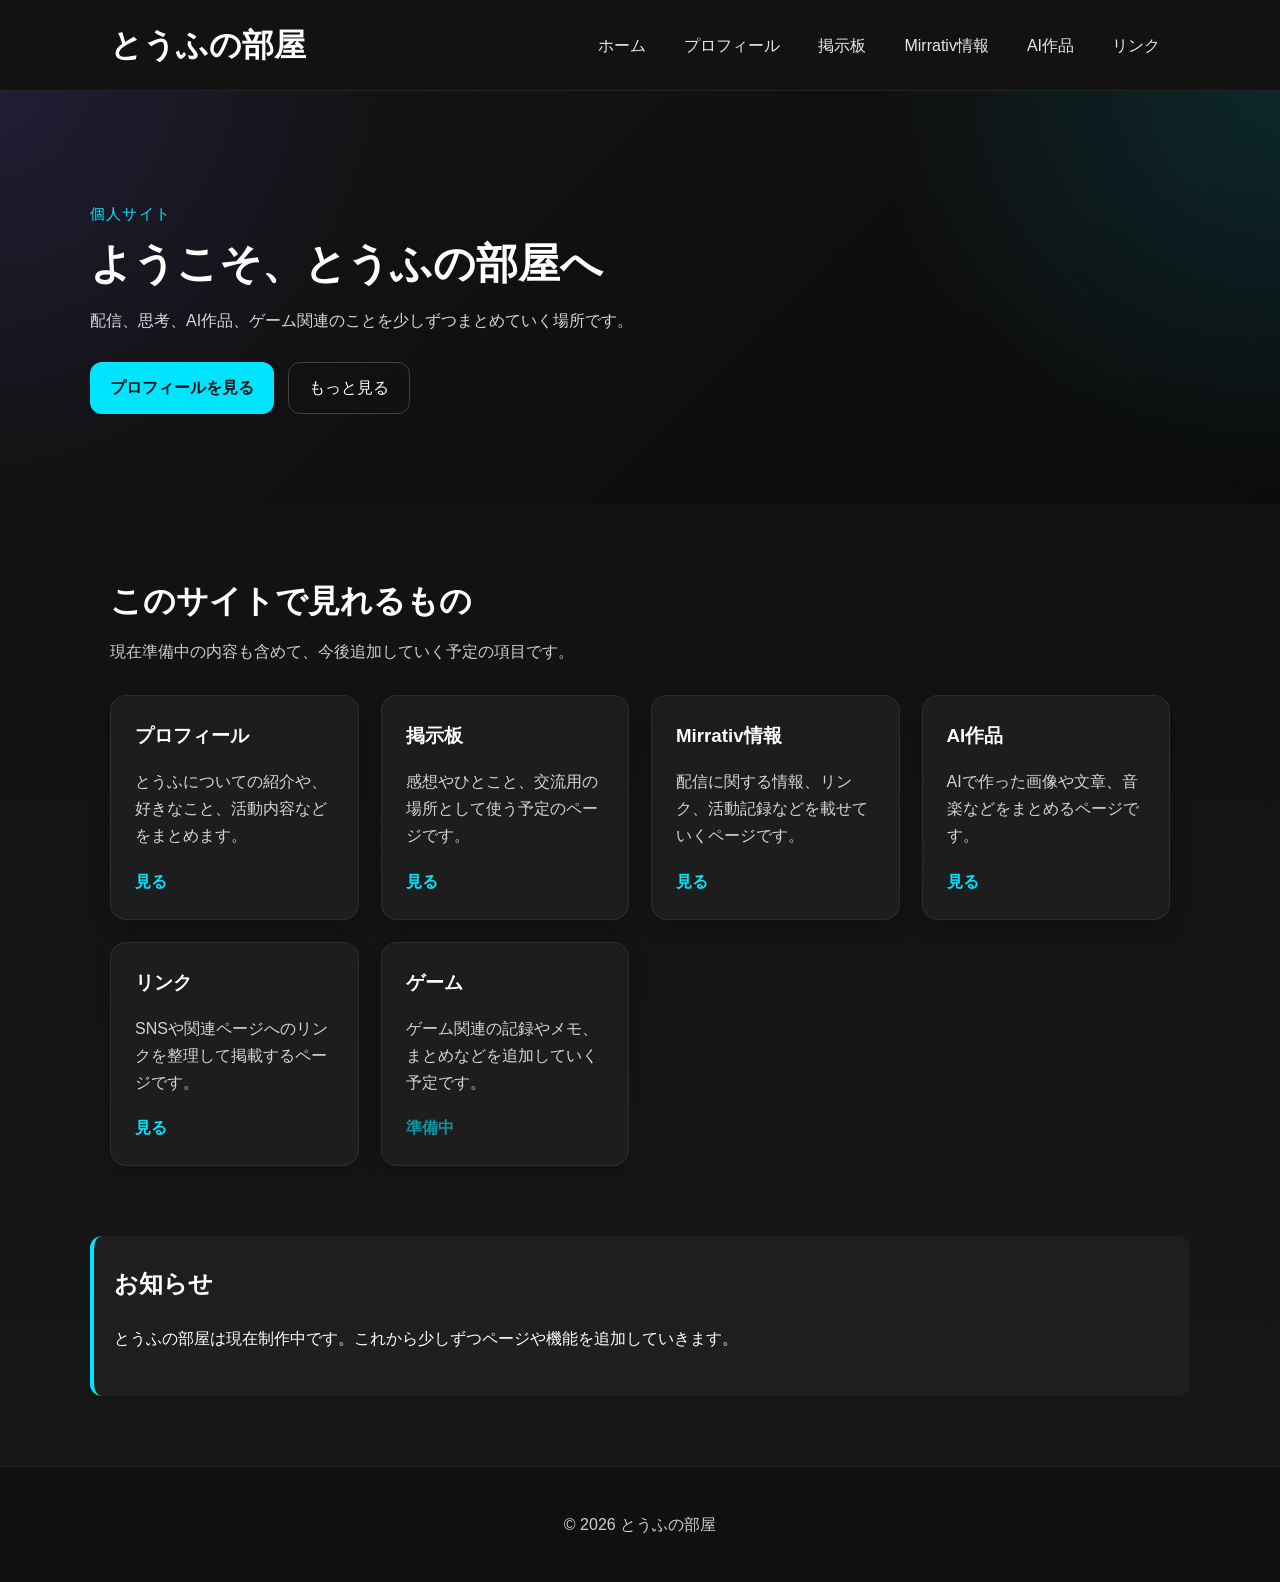
<file: index.html>
<!DOCTYPE html>
<html lang="ja">

<head>
  <meta charset="UTF-8">
  <meta name="viewport" content="width=device-width, initial-scale=1.0">
  <title>とうふの部屋</title>
  <meta name="description" content="とうふの部屋へようこそ。プロフィール、掲示板、Mirrativ情報、AI作品などをまとめた個人サイトです。">
  <link rel="stylesheet" href="style.css">
</head>

<body>

  <header class="site-header">
    <div class="header-inner">
      <h1 class="site-title">とうふの部屋</h1>

      <nav class="site-nav">
        <ul>
          <li><a href="index.html">ホーム</a></li>
          <li><a href="profile.html">プロフィール</a></li>
          <li><a href="board.html">掲示板</a></li>
          <li><a href="mirrativ.html">Mirrativ情報</a></li>
          <li><a href="ai.html">AI作品</a></li>
          <li><a href="links.html">リンク</a></li>
        </ul>
      </nav>
    </div>
  </header>

  <main>
    <section class="hero">
      <div class="hero-inner">
        <p class="hero-sub">個人サイト</p>
        <h2>ようこそ、とうふの部屋へ</h2>
        <p class="hero-text">
          配信、思考、AI作品、ゲーム関連のことを少しずつまとめていく場所です。
        </p>

        <div class="hero-buttons">
          <a href="profile.html" class="button primary-button">プロフィールを見る</a>
          <button id="moreButton" class="button secondary-button">もっと見る</button>
        </div>
      </div>
    </section>

    <section class="section">
      <div class="section-heading">
        <h2>このサイトで見れるもの</h2>
        <p>現在準備中の内容も含めて、今後追加していく予定の項目です。</p>
      </div>

      <div class="cards">

        <article class="card">
          <h3>プロフィール</h3>
          <p>とうふについての紹介や、好きなこと、活動内容などをまとめます。</p>
          <a href="profile.html" class="card-link">見る</a>
        </article>

        <article class="card">
          <h3>掲示板</h3>
          <p>感想やひとこと、交流用の場所として使う予定のページです。</p>
          <a href="board.html" class="card-link">見る</a>
        </article>

        <article class="card">
          <h3>Mirrativ情報</h3>
          <p>配信に関する情報、リンク、活動記録などを載せていくページです。</p>
          <a href="mirrativ.html" class="card-link">見る</a>
        </article>

        <article class="card">
          <h3>AI作品</h3>
          <p>AIで作った画像や文章、音楽などをまとめるページです。</p>
          <a href="ai.html" class="card-link">見る</a>
        </article>

        <article class="card">
          <h3>リンク</h3>
          <p>SNSや関連ページへのリンクを整理して掲載するページです。</p>
          <a href="links.html" class="card-link">見る</a>
        </article>

        <article class="card">
          <h3>ゲーム</h3>
          <p>ゲーム関連の記録やメモ、まとめなどを追加していく予定です。</p>
          <a href="#" class="card-link disabled-link">準備中</a>
        </article>

      </div>
    </section>

    <section class="info-box" id="moreInfo">
      <h2>お知らせ</h2>
      <p>
        とうふの部屋は現在制作中です。これから少しずつページや機能を追加していきます。
      </p>
    </section>
  </main>

  <footer class="site-footer">
    <p>© 2026 とうふの部屋</p>
  </footer>

  <script src="script.js"></script>
</body>
</html>
</file>
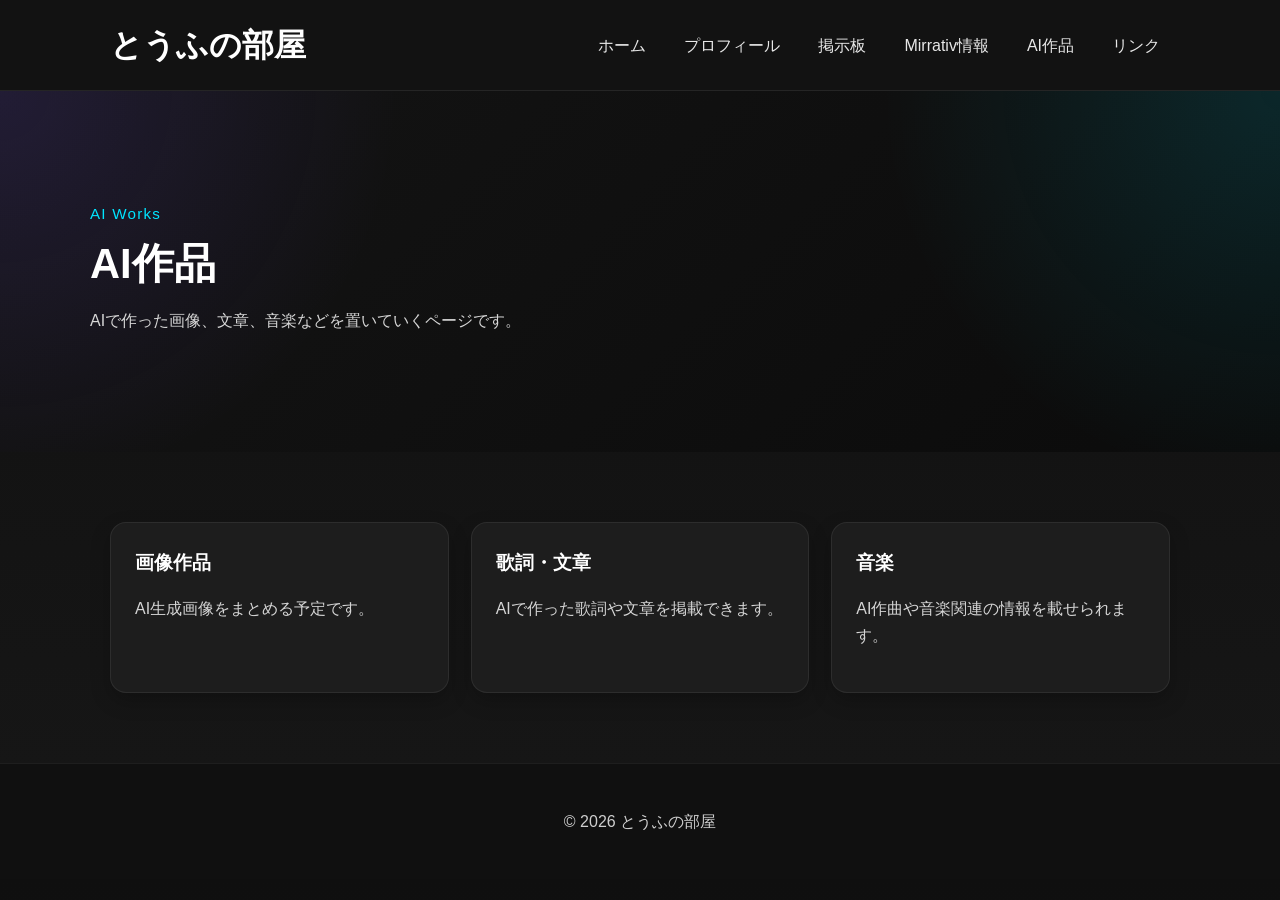
<file: ai.html>
<!DOCTYPE html>
<html lang="ja">

<head>
  <meta charset="UTF-8">
  <meta name="viewport" content="width=device-width, initial-scale=1.0">
  <title>AI作品 | とうふの部屋</title>
  <meta name="description" content="AI作品ページです。">
  <link rel="stylesheet" href="style.css">
</head>

<body>

  <header class="site-header">
    <div class="header-inner">
      <h1 class="site-title">とうふの部屋</h1>

      <nav class="site-nav">
        <ul>
          <li><a href="index.html">ホーム</a></li>
          <li><a href="profile.html">プロフィール</a></li>
          <li><a href="board.html">掲示板</a></li>
          <li><a href="mirrativ.html">Mirrativ情報</a></li>
          <li><a href="ai.html">AI作品</a></li>
          <li><a href="links.html">リンク</a></li>
        </ul>
      </nav>
    </div>
  </header>

  <main>
    <section class="hero">
      <div class="hero-inner">
        <p class="hero-sub">AI Works</p>
        <h2>AI作品</h2>
        <p class="hero-text">
          AIで作った画像、文章、音楽などを置いていくページです。
        </p>
      </div>
    </section>

    <section class="section">
      <div class="cards">
        <article class="card">
          <h3>画像作品</h3>
          <p>AI生成画像をまとめる予定です。</p>
        </article>

        <article class="card">
          <h3>歌詞・文章</h3>
          <p>AIで作った歌詞や文章を掲載できます。</p>
        </article>

        <article class="card">
          <h3>音楽</h3>
          <p>AI作曲や音楽関連の情報を載せられます。</p>
        </article>
      </div>
    </section>
  </main>

  <footer class="site-footer">
    <p>© 2026 とうふの部屋</p>
  </footer>

</body>
</html>
</file>
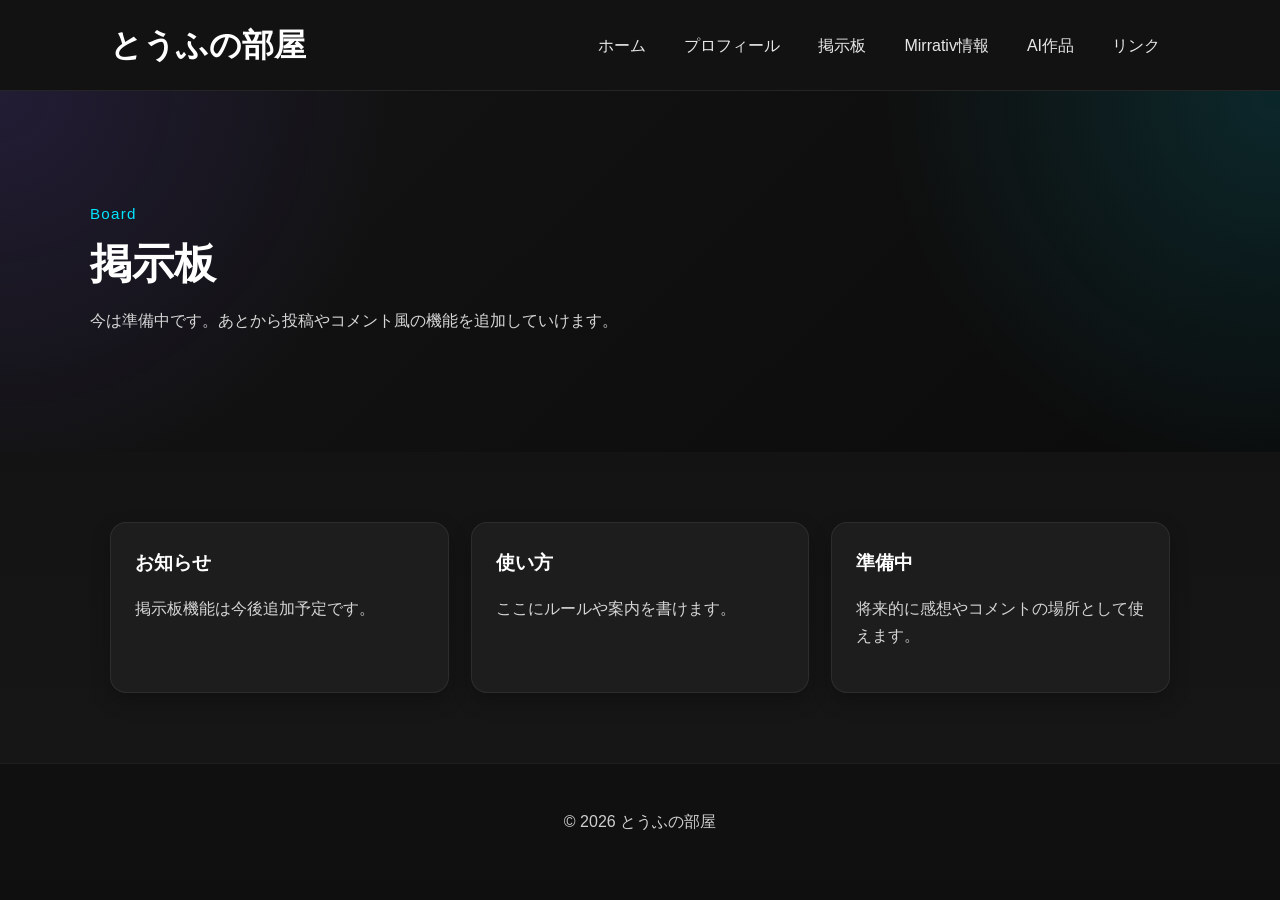
<file: board.html>
<!DOCTYPE html>
<html lang="ja">

<head>
  <meta charset="UTF-8">
  <meta name="viewport" content="width=device-width, initial-scale=1.0">
  <title>掲示板 | とうふの部屋</title>
  <meta name="description" content="とうふの部屋の掲示板ページです。">
  <link rel="stylesheet" href="style.css">
</head>

<body>

  <header class="site-header">
    <div class="header-inner">
      <h1 class="site-title">とうふの部屋</h1>

      <nav class="site-nav">
        <ul>
          <li><a href="index.html">ホーム</a></li>
          <li><a href="profile.html">プロフィール</a></li>
          <li><a href="board.html">掲示板</a></li>
          <li><a href="mirrativ.html">Mirrativ情報</a></li>
          <li><a href="ai.html">AI作品</a></li>
          <li><a href="links.html">リンク</a></li>
        </ul>
      </nav>
    </div>
  </header>

  <main>
    <section class="hero">
      <div class="hero-inner">
        <p class="hero-sub">Board</p>
        <h2>掲示板</h2>
        <p class="hero-text">
          今は準備中です。あとから投稿やコメント風の機能を追加していけます。
        </p>
      </div>
    </section>

    <section class="section">
      <div class="cards">
        <article class="card">
          <h3>お知らせ</h3>
          <p>掲示板機能は今後追加予定です。</p>
        </article>

        <article class="card">
          <h3>使い方</h3>
          <p>ここにルールや案内を書けます。</p>
        </article>

        <article class="card">
          <h3>準備中</h3>
          <p>将来的に感想やコメントの場所として使えます。</p>
        </article>
      </div>
    </section>
  </main>

  <footer class="site-footer">
    <p>© 2026 とうふの部屋</p>
  </footer>

</body>
</html>
</file>
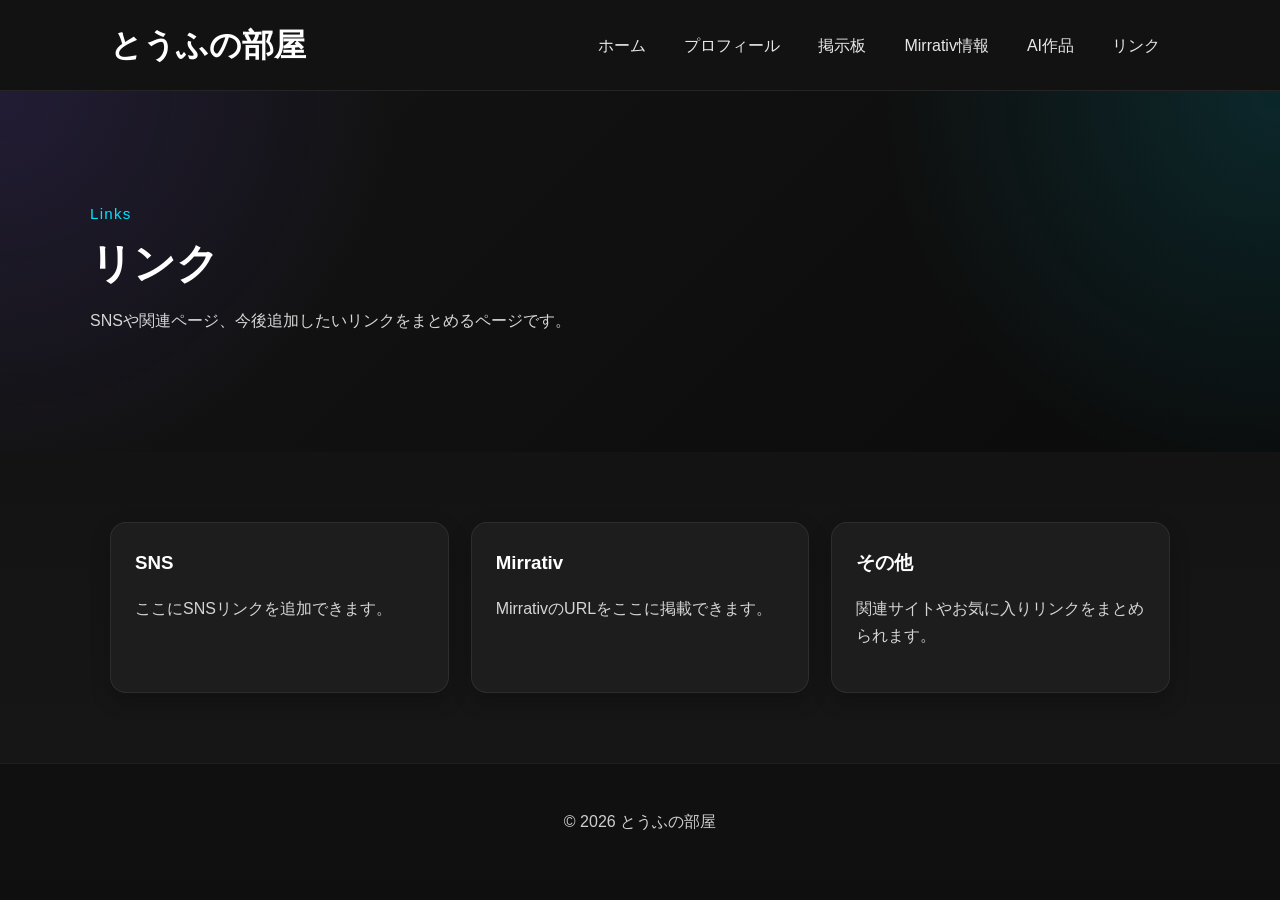
<file: links.html>
<!DOCTYPE html>
<html lang="ja">

<head>
  <meta charset="UTF-8">
  <meta name="viewport" content="width=device-width, initial-scale=1.0">
  <title>リンク | とうふの部屋</title>
  <meta name="description" content="リンク集ページです。">
  <link rel="stylesheet" href="style.css">
</head>

<body>

  <header class="site-header">
    <div class="header-inner">
      <h1 class="site-title">とうふの部屋</h1>

      <nav class="site-nav">
        <ul>
          <li><a href="index.html">ホーム</a></li>
          <li><a href="profile.html">プロフィール</a></li>
          <li><a href="board.html">掲示板</a></li>
          <li><a href="mirrativ.html">Mirrativ情報</a></li>
          <li><a href="ai.html">AI作品</a></li>
          <li><a href="links.html">リンク</a></li>
        </ul>
      </nav>
    </div>
  </header>

  <main>
    <section class="hero">
      <div class="hero-inner">
        <p class="hero-sub">Links</p>
        <h2>リンク</h2>
        <p class="hero-text">
          SNSや関連ページ、今後追加したいリンクをまとめるページです。
        </p>
      </div>
    </section>

    <section class="section">
      <div class="cards">
        <article class="card">
          <h3>SNS</h3>
          <p>ここにSNSリンクを追加できます。</p>
        </article>

        <article class="card">
          <h3>Mirrativ</h3>
          <p>MirrativのURLをここに掲載できます。</p>
        </article>

        <article class="card">
          <h3>その他</h3>
          <p>関連サイトやお気に入りリンクをまとめられます。</p>
        </article>
      </div>
    </section>
  </main>

  <footer class="site-footer">
    <p>© 2026 とうふの部屋</p>
  </footer>

</body>
</html>
</file>
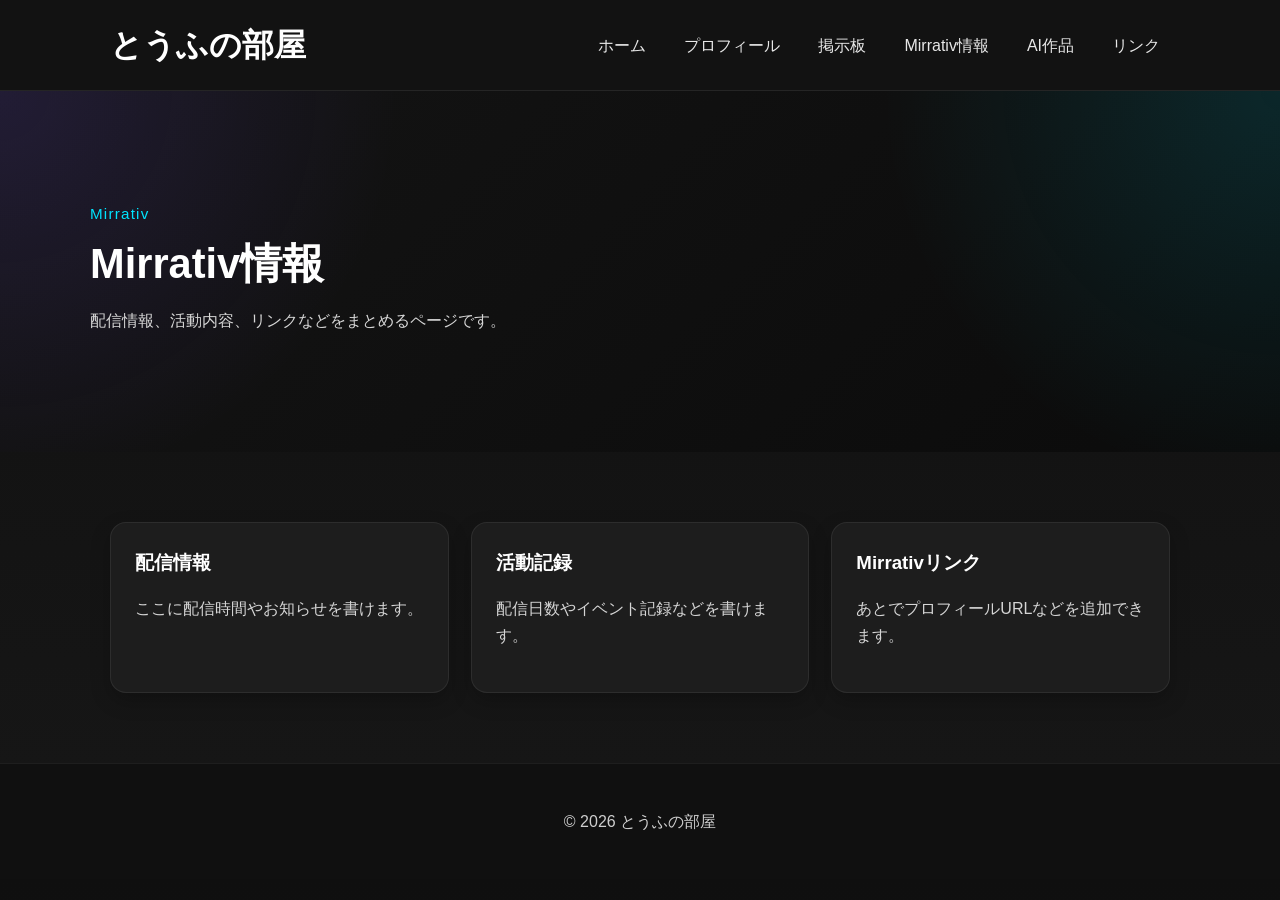
<file: mirrativ.html>
<!DOCTYPE html>
<html lang="ja">

<head>
  <meta charset="UTF-8">
  <meta name="viewport" content="width=device-width, initial-scale=1.0">
  <title>Mirrativ情報 | とうふの部屋</title>
  <meta name="description" content="Mirrativ情報ページです。">
  <link rel="stylesheet" href="style.css">
</head>

<body>

  <header class="site-header">
    <div class="header-inner">
      <h1 class="site-title">とうふの部屋</h1>

      <nav class="site-nav">
        <ul>
          <li><a href="index.html">ホーム</a></li>
          <li><a href="profile.html">プロフィール</a></li>
          <li><a href="board.html">掲示板</a></li>
          <li><a href="mirrativ.html">Mirrativ情報</a></li>
          <li><a href="ai.html">AI作品</a></li>
          <li><a href="links.html">リンク</a></li>
        </ul>
      </nav>
    </div>
  </header>

  <main>
    <section class="hero">
      <div class="hero-inner">
        <p class="hero-sub">Mirrativ</p>
        <h2>Mirrativ情報</h2>
        <p class="hero-text">
          配信情報、活動内容、リンクなどをまとめるページです。
        </p>
      </div>
    </section>

    <section class="section">
      <div class="cards">
        <article class="card">
          <h3>配信情報</h3>
          <p>ここに配信時間やお知らせを書けます。</p>
        </article>

        <article class="card">
          <h3>活動記録</h3>
          <p>配信日数やイベント記録などを書けます。</p>
        </article>

        <article class="card">
          <h3>Mirrativリンク</h3>
          <p>あとでプロフィールURLなどを追加できます。</p>
        </article>
      </div>
    </section>
  </main>

  <footer class="site-footer">
    <p>© 2026 とうふの部屋</p>
  </footer>

</body>
</html>
</file>
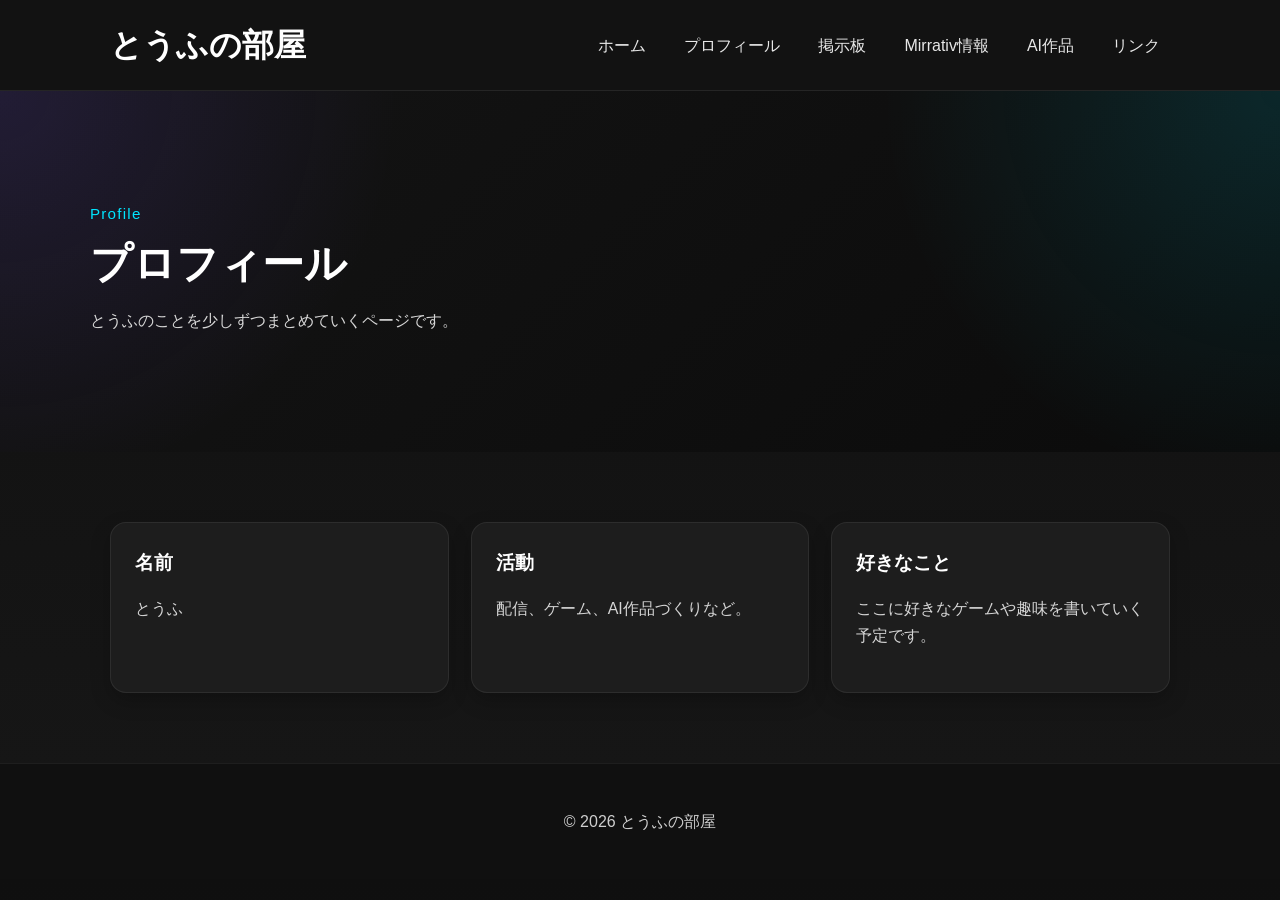
<file: profile.html>
<!DOCTYPE html>
<html lang="ja">

<head>
  <meta charset="UTF-8">
  <meta name="viewport" content="width=device-width, initial-scale=1.0">
  <title>プロフィール | とうふの部屋</title>
  <meta name="description" content="とうふのプロフィールページです。">
  <link rel="stylesheet" href="style.css">
</head>

<body>

  <header class="site-header">
    <div class="header-inner">
      <h1 class="site-title">とうふの部屋</h1>

      <nav class="site-nav">
        <ul>
          <li><a href="index.html">ホーム</a></li>
          <li><a href="profile.html">プロフィール</a></li>
          <li><a href="board.html">掲示板</a></li>
          <li><a href="mirrativ.html">Mirrativ情報</a></li>
          <li><a href="ai.html">AI作品</a></li>
          <li><a href="links.html">リンク</a></li>
        </ul>
      </nav>
    </div>
  </header>

  <main>
    <section class="hero">
      <div class="hero-inner">
        <p class="hero-sub">Profile</p>
        <h2>プロフィール</h2>
        <p class="hero-text">
          とうふのことを少しずつまとめていくページです。
        </p>
      </div>
    </section>

    <section class="section">
      <div class="cards">
        <article class="card">
          <h3>名前</h3>
          <p>とうふ</p>
        </article>

        <article class="card">
          <h3>活動</h3>
          <p>配信、ゲーム、AI作品づくりなど。</p>
        </article>

        <article class="card">
          <h3>好きなこと</h3>
          <p>ここに好きなゲームや趣味を書いていく予定です。</p>
        </article>
      </div>
    </section>
  </main>

  <footer class="site-footer">
    <p>© 2026 とうふの部屋</p>
  </footer>

</body>
</html>
</file>
<file: style.css>
* {
  box-sizing: border-box;
}

body {
  margin: 0;
  font-family: "Yu Gothic", "Hiragino Sans", sans-serif;
  background: linear-gradient(180deg, #0f0f0f 0%, #171717 100%);
  color: #ffffff;
  line-height: 1.7;
}

a {
  color: inherit;
  text-decoration: none;
}

.site-header {
  background: rgba(20, 20, 20, 0.95);
  border-bottom: 1px solid rgba(255, 255, 255, 0.08);
  position: sticky;
  top: 0;
  z-index: 1000;
  backdrop-filter: blur(10px);
}

.header-inner {
  max-width: 1100px;
  margin: 0 auto;
  padding: 18px 20px;
  display: flex;
  justify-content: space-between;
  align-items: center;
  gap: 20px;
  flex-wrap: wrap;
}

.site-title {
  margin: 0;
  font-size: 2rem;
  color: #ffffff;
}

.site-nav ul {
  list-style: none;
  display: flex;
  gap: 18px;
  padding: 0;
  margin: 0;
  flex-wrap: wrap;
}

.site-nav a {
  color: #e8e8e8;
  transition: 0.25s;
  padding: 6px 10px;
  border-radius: 8px;
}

.site-nav a:hover {
  color: #00e5ff;
  background: rgba(0, 229, 255, 0.08);
}

.hero {
  padding: 110px 20px 90px;
  background:
    radial-gradient(circle at top right, rgba(0, 229, 255, 0.12), transparent 30%),
    radial-gradient(circle at top left, rgba(120, 80, 255, 0.14), transparent 30%),
    linear-gradient(135deg, #141414, #0b0b0b);
}

.hero-inner {
  max-width: 1100px;
  margin: 0 auto;
}

.hero-sub {
  margin: 0 0 10px;
  color: #00e5ff;
  font-size: 0.95rem;
  letter-spacing: 0.08em;
}

.hero h2 {
  margin: 0 0 16px;
  font-size: 2.6rem;
  line-height: 1.3;
}

.hero-text {
  max-width: 700px;
  color: #d7d7d7;
  margin-bottom: 28px;
}

.hero-buttons {
  display: flex;
  gap: 14px;
  flex-wrap: wrap;
}

.button {
  border: none;
  border-radius: 12px;
  padding: 12px 20px;
  cursor: pointer;
  font-size: 1rem;
  transition: 0.25s;
}

.primary-button {
  background: #00e5ff;
  color: #111111;
  font-weight: bold;
}

.primary-button:hover {
  transform: translateY(-2px);
  opacity: 0.92;
}

.secondary-button {
  background: transparent;
  color: #ffffff;
  border: 1px solid rgba(255, 255, 255, 0.2);
}

.secondary-button:hover {
  background: rgba(255, 255, 255, 0.08);
  transform: translateY(-2px);
}

.section {
  max-width: 1100px;
  margin: 0 auto;
  padding: 70px 20px;
}

.section-heading {
  margin-bottom: 30px;
}

.section-heading h2 {
  margin: 0 0 10px;
  font-size: 2rem;
}

.section-heading p {
  margin: 0;
  color: #cfcfcf;
}

.cards {
  display: grid;
  grid-template-columns: repeat(auto-fit, minmax(240px, 1fr));
  gap: 22px;
}

.card {
  background: rgba(30, 30, 30, 0.95);
  border: 1px solid rgba(255, 255, 255, 0.07);
  border-radius: 16px;
  padding: 24px;
  transition: 0.25s;
  box-shadow: 0 8px 20px rgba(0, 0, 0, 0.22);
}

.card:hover {
  transform: translateY(-5px);
  border-color: rgba(0, 229, 255, 0.35);
}

.card h3 {
  margin-top: 0;
  margin-bottom: 10px;
}

.card p {
  color: #d5d5d5;
  margin-bottom: 18px;
}

.card-link {
  display: inline-block;
  color: #00e5ff;
  font-weight: bold;
}

.disabled-link {
  opacity: 0.6;
  pointer-events: none;
}

.info-box {
  max-width: 1100px;
  margin: 0 auto 70px;
  padding: 28px 20px;
  background: rgba(255, 255, 255, 0.04);
  border-left: 4px solid #00e5ff;
  border-radius: 12px;
}

.info-box h2 {
  margin-top: 0;
}

.site-footer {
  text-align: center;
  padding: 28px 20px;
  background: #101010;
  border-top: 1px solid rgba(255, 255, 255, 0.06);
  color: #cfcfcf;
}

@media (max-width: 768px) {
  .site-title {
    font-size: 1.6rem;
  }

  .hero {
    padding: 80px 20px 60px;
  }

  .hero h2 {
    font-size: 2rem;
  }

  .site-nav ul {
    gap: 10px;
  }
}
</file>
